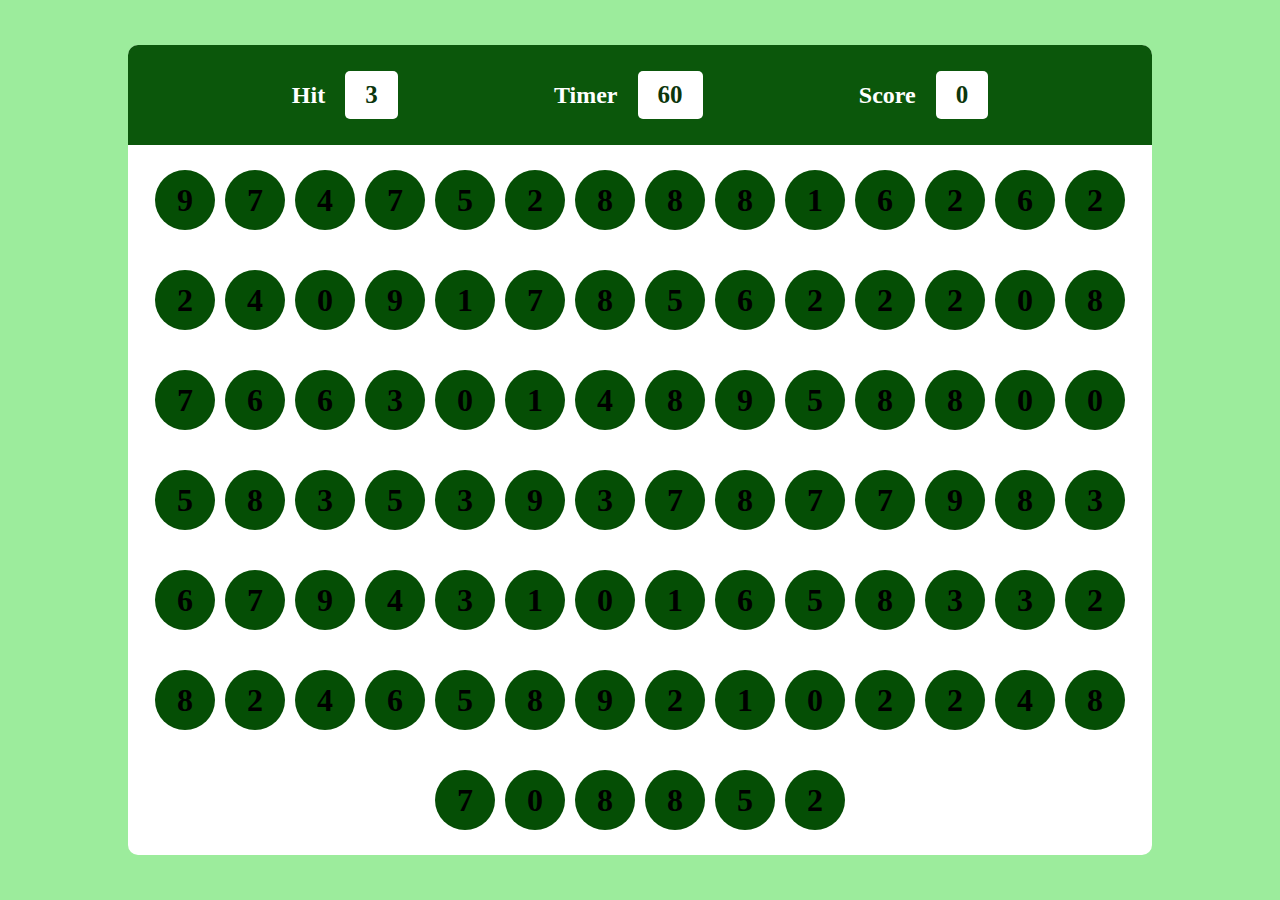
<file: Bubble game/index.html>
<!DOCTYPE html>
<html lang="en">

<head>
    <meta charset="UTF-8">
    <meta http-equiv="X-UA-Compatible" content="IE=edge">
    <meta name="viewport" content="width=device-width, initial-scale=1.0">
    <title>Document</title>
    <link rel="stylesheet" href="style.css">
</head>

<body>
    <div class="main">
        <div class="pannel">
            <div class="ptop">
                <div class="elem">
                    <h2>Hit
                    </h2>
                    <div id="hitval" class="box">5</div>
                </div>
                <div class="elem">
                    <h2>Timer
                    </h2>
                    <div id="timerval" class="box">60</div>
                </div>
                <div class="elem">
                    <h2>Score
                    </h2>
                    <div id="scoreval" class="box">0</div>
                </div>
            </div>
            <div id="pbtm">
                <div class="Bubble">5</div>
            </div>
        </div>
    </div>
    <script src="script.js"></script>

</body>

</html>
</file>
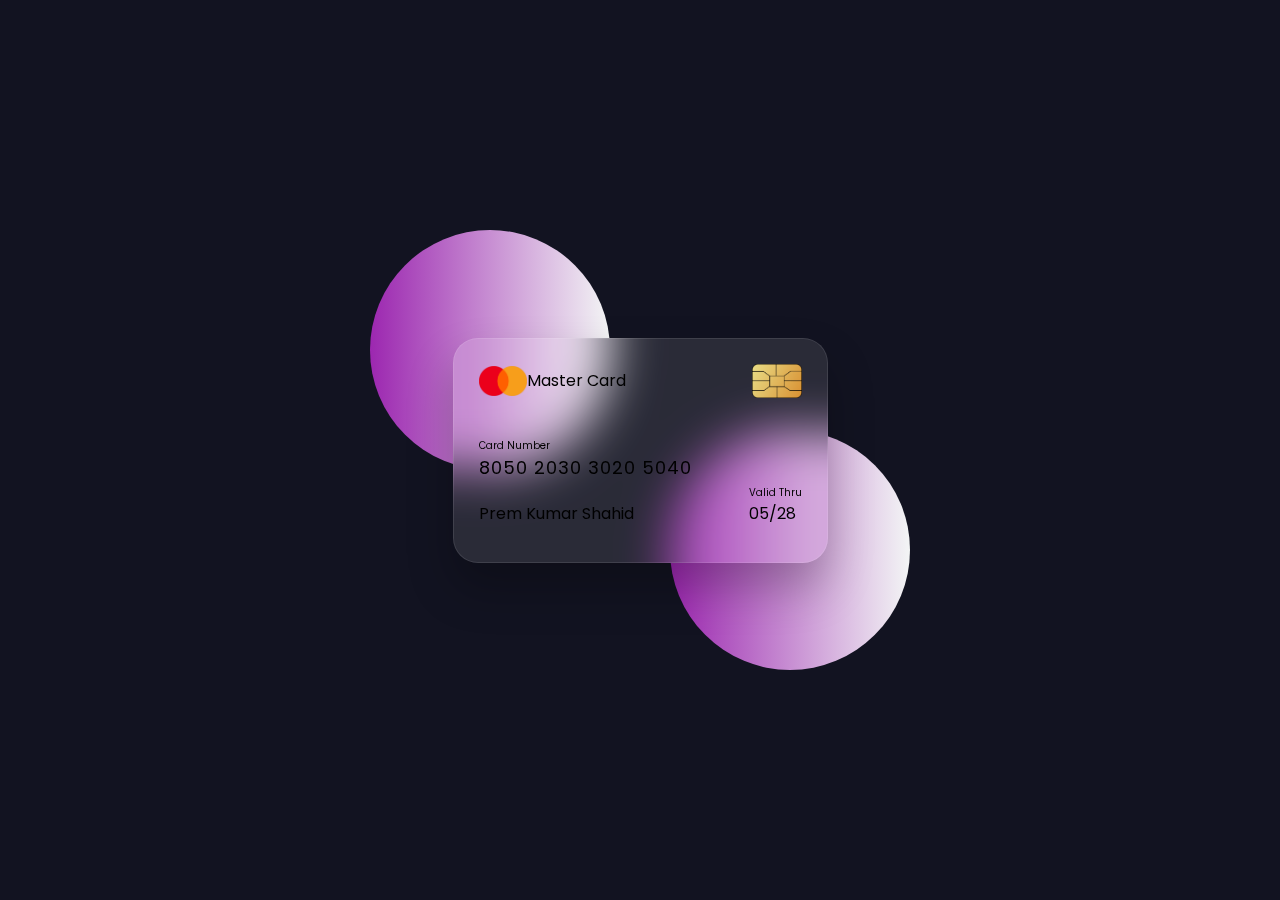
<file: Flipping Credit Card UI Design/index.html>
<!DOCTYPE html>
<!-- Coding by CodingLab | www.codinglabweb.com-->
<html lang="en">

<head>
  <meta charset="UTF-8" />
  <meta http-equiv="X-UA-Compatible" content="IE=edge" />
  <meta name="viewport" content="width=device-width, initial-scale=1.0" />
  <title>Flipping Card UI Design</title>
  <link rel="stylesheet" href="style.css" />
</head>

<body>
  <section>
    <div class="container">
      <div class="card front-face">
        <header><span class="logo">
            <img src="images/logo.png" alt="">
            <h5>Master Card</h5>
          </span>
          <img src="images/chip.png" class="chip" alt="">
        </header>

        <div class="card-details">
          <div class="name-number">
            <h6>Card Number</h6>
            <h5 class="number">8050 2030 3020 5040</h5>
            <h5 class="name">Prem Kumar Shahid</h5>
          </div>
          <div class="valid-date">
            <h6>Valid Thru</h6>
            <h5>05/28</h5>
          </div>

        </div>
      </div>
      <div class="card back-face">
        <h6>Lorem ipsum dolor sit amet, consectetur adipisicing elit. Aut blanditiis sint sequi earum officia
          perspiciatis.</h6>
        <span class="magnetic-strip"></span>
        <div class="signature"><i>005</i></div>
        <h5>Lorem ipsum dolor sit amet consect adipisicing elit. Temporibus excepturi esse quia doloribus quam nam
          volu.</h5>
      </div>
    </div>
  </section>
</body>

</html>
</file>
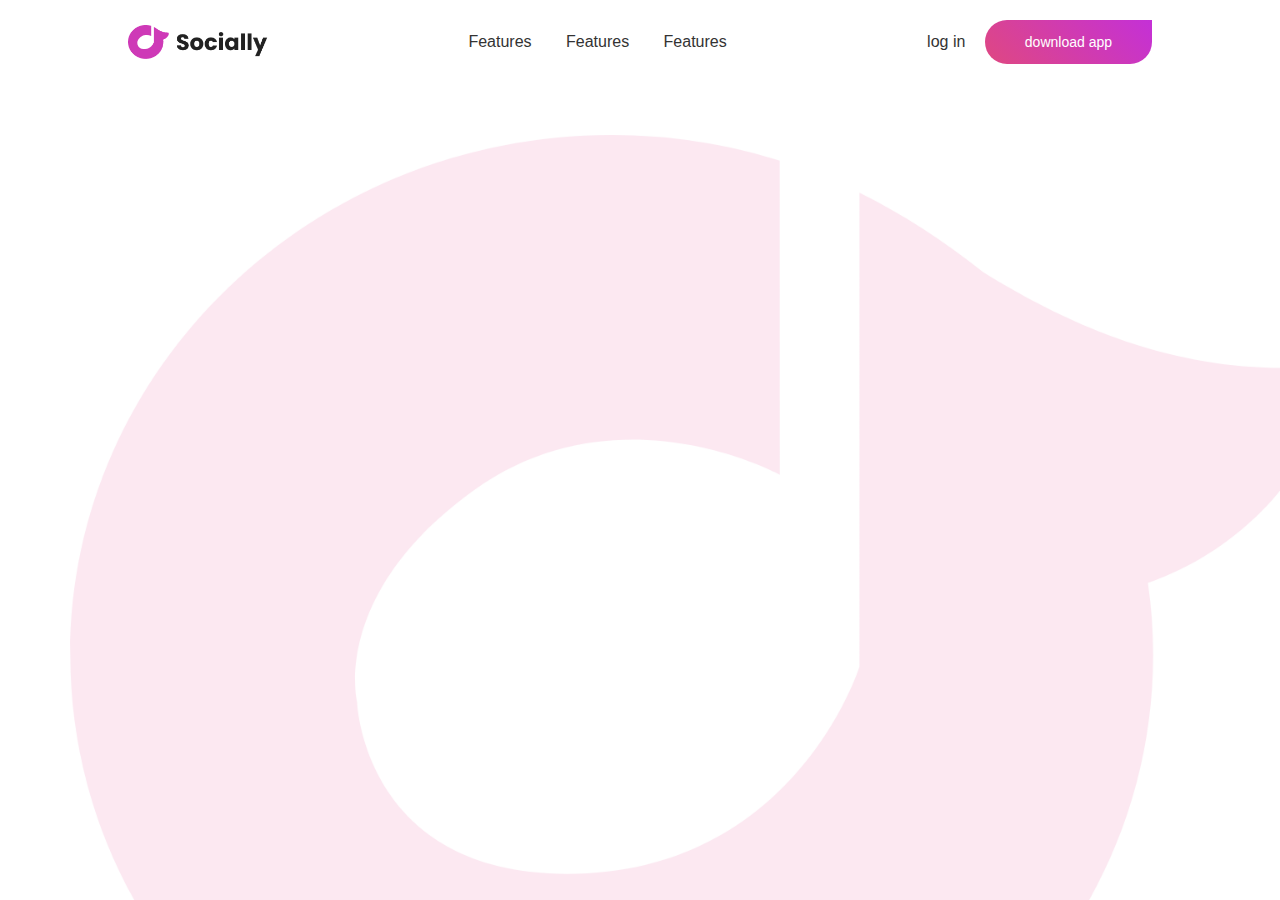
<file: Front UI html and css/index.html>
<!DOCTYPE html>
<html>
<head>
  <link rel="stylesheet" href="styles.css">
</head>
<body>
  <div class="hero">
    <nav>
      <img src="images/logo.png" class="logo">
      <ul>
        <li><a href="#">Features</a></li>
        <li><a href="#">Features</a></li>
        <li><a href="#">Features</a></li>
        </ul>
        <div>
          <a href="#" class="login-btn">log in</a>
          <a href="#" class="btn">download app</a>
        </div>
    </nav>
    <div class="content">
      <h1 class="anim">Make<br>New Friend</h1>
      <p class="anim">Socially is a new social media platform to make new friends online in the world. Now let's explore all it's amaging features.</p>
      <a href="#" class="btn anim">Join now</a>
    </div>
    <img src="images/pic.png" class="feature-img anim">
  </div>



</body>
</html>
</file>
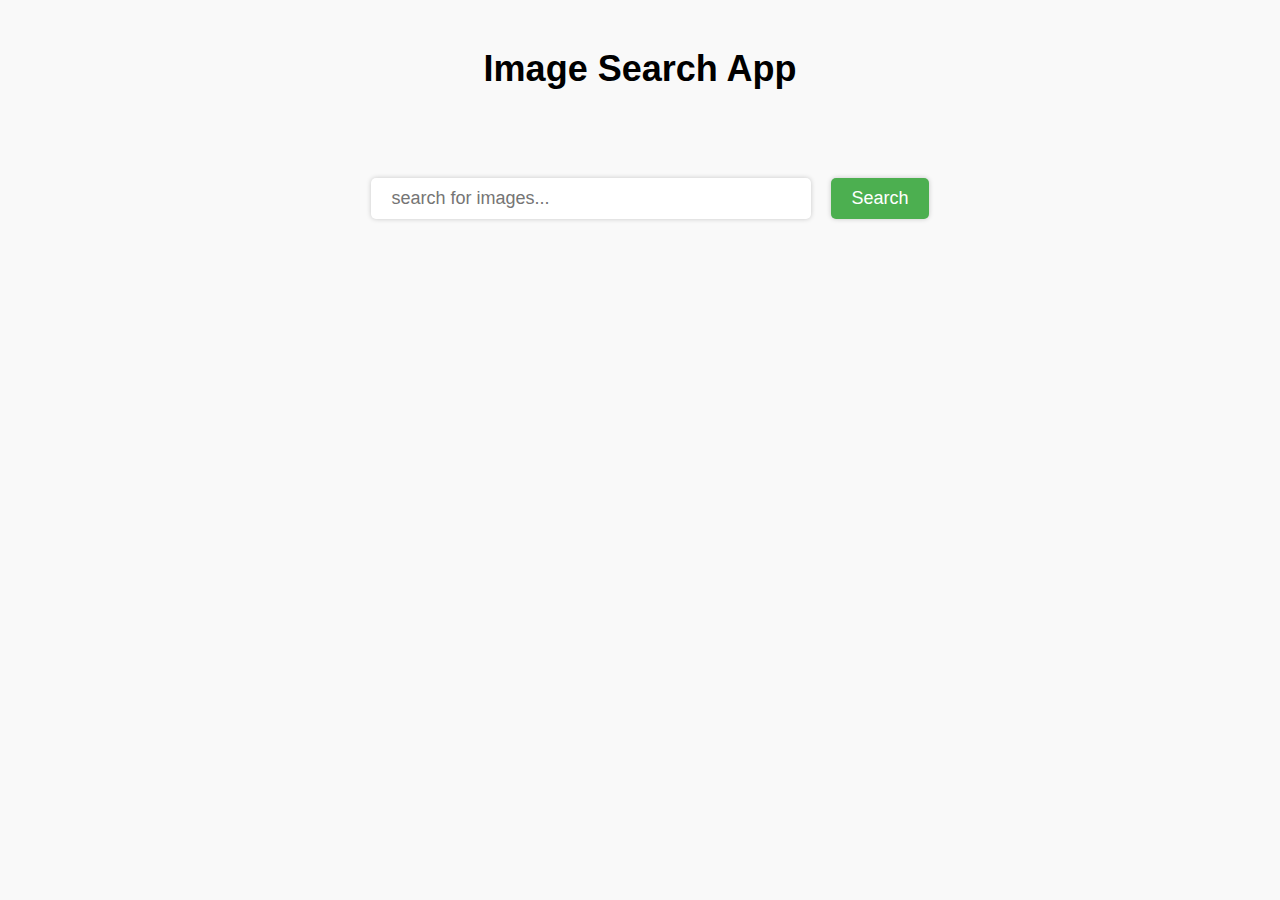
<file: image search app/index.html>
<!DOCTYPE html>
<html lang="en">

<head>
    <meta charset="UTF-8">
    <meta http-equiv="X-UA-Compatible" content="IE=edge">
    <meta name="viewport" content="width=device-width, initial-scale=1.0">
    <title>Image search App</title>
    <link rel="stylesheet" href="style.css">
</head>

<body>
    <h1>Image Search App</h1>
    <form action="">
        <input type="text" id="search-input" placeholder="search for images..." />
        <button id="search-button">Search</button>
    </form>
    <div class="search-results">
        <!-- <div class="search-result">
            <img src="https://plus.unsplash.com/premium_photo-1697537045318-3510d37ca3c6?auto=format&fit=crop&q=60&w=500&ixlib=rb-4.0.3&ixid=M3wxMjA3fDB8MHxlZGl0b3JpYWwtZmVlZHwxN3x8fGVufDB8fHx8fA%3D%3D"
                alt="image">
            <a href="https://unsplash.com/photos/a-table-topped-with-plates-of-food-and-bowls-of-soup-f0K_OLxdNcw"
                target="_blank" rel="noopener noreferrer">an image of vegetable fruits</a>
        </div>
        <div class="search-result">
            <img src="https://plus.unsplash.com/premium_photo-1697537045318-3510d37ca3c6?auto=format&fit=crop&q=60&w=500&ixlib=rb-4.0.3&ixid=M3wxMjA3fDB8MHxlZGl0b3JpYWwtZmVlZHwxN3x8fGVufDB8fHx8fA%3D%3D"
                alt="image">
            <a href="https://unsplash.com/photos/a-table-topped-with-plates-of-food-and-bowls-of-soup-f0K_OLxdNcw"
                target="_blank" rel="noopener noreferrer">an image of vegetable fruits</a>
        </div>
        <div class="search-result">
            <img src="https://plus.unsplash.com/premium_photo-1697537045318-3510d37ca3c6?auto=format&fit=crop&q=60&w=500&ixlib=rb-4.0.3&ixid=M3wxMjA3fDB8MHxlZGl0b3JpYWwtZmVlZHwxN3x8fGVufDB8fHx8fA%3D%3D"
                alt="image">
            <a href="https://unsplash.com/photos/a-table-topped-with-plates-of-food-and-bowls-of-soup-f0K_OLxdNcw"
                target="_blank" rel="noopener noreferrer">an image of vegetable fruits</a>
        </div> -->
    </div>
    <button id="show-more-button">Show more</button>
    <script src="index.js"></script>
</body>

</html>
</file>
<file: Bubble game/style.css>
*{
    margin: 0;
    padding: 0;
    font-family: "Gilroy";
    box-sizing: border-box;
}
html,body{
    width: 100%;
    height: 100%;
}
.main{
width: 100%;
height: 100%;
display: flex;
justify-content: center;
align-items: center;
background-color: rgb(156, 236, 156);
}
.pannel{
    overflow: hidden;
    width: 80%;
    height: 90%;
    background-color: #fff;
    border-radius: 10px;
}

.ptop{ 
    padding: 0 16%;
    justify-content: space-between;
    display: flex;
    color:#fff;
    align-items: center;
    width: 100%;
    height: 100px;
    background-color: rgb(11, 87, 11);
}
.elem{
    
    display: flex;
    align-items: center;
    gap: 20px;
    
}
.box{
   padding: 10px 20px;
   font-weight: 700;
   font-size: 25px;
   background-color: #fff;
   border-radius: 5px; 
   color: rgb(12, 54, 12);
}

#pbtm{
    display: flex;

    align-items: center;
    justify-content: center;
    font-size: 20px;
    font-weight: 600;
    gap: 10px;
    /* padding-top: 0px; */
    padding: 10px;
    width: 100%;
    height: calc(100% - 100px);
   flex-wrap: wrap;
   
}

.Bubble{
    display: flex;
    align-items: center;
    justify-content: center;
    font-weight: 600;
    font-size: 2rem;
    width: 60px;height: 60px;
    background-color: rgb(5, 78, 5);
    border-radius: 30px;
}
.Bubble:hover{
    cursor: pointer;
    background-color: rgb(4, 43, 30);
}
</file>
<file: Flipping Credit Card UI Design/style.css>
/* Import Google Font - Poppins */
@import url("https://fonts.googleapis.com/css2?family=Poppins:wght@300;400;500;600&display=swap");

* {
  margin: 0;
  padding: 0;
  box-sizing: border-box;
  font-family: "Poppins", sans-serif;
}

section {
  position: relative;
  min-height: 100vh;
  width: 100%;
  background-color: #121321;
  display: flex;
  align-items: center;
  justify-content: center;
}

section::before {
  content: "";
  position: absolute;
  height: 240px;
  width: 240px;
  border-radius: 50%;
  transform: translate(-150px, -100px);
  background: linear-gradient(90deg, #9c27b0, #f3f5f5);
}

section:after {
  content: "";
  position: absolute;
  height: 240px;
  width: 240px;
  border-radius: 50%;
  transform: translate(150px, 100px);
  background: linear-gradient(90deg, #9c27b0, #f3f5f5);
}

.container {
  position: relative;
  height: 225px;
  width: 375px;
  z-index: 100;
  transition: 0.6s;
  transform-style: preserve-3d;
}

.container:hover {
  transform: rotateY(180deg);
}

.container .card {
  position: absolute;
  height: 100%;
  width: 100%;
  padding: 25px;
  border-radius: 25px;
  backdrop-filter: blur(25px);
  background: rgba(255, 255, 255, 0.1);
  box-shadow: 0 25px 45px rgba(0, 0, 0, 0.25);
  border: 1px solid rgba(255, 255, 255, 0.1);
  backface-visibility: hidden;
}

.front-face header,
.front-face .logo {
  display: flex;
  align-items: center;
}

.front-face header {
  justify-content: space-between;
}

.front-face .logo img {
  width: 48px;
}

h5 {
  font-size: 16px;
  font-weight: 400;
}

.front-face .chip {
  width: 50px;
}

.front-face .card-details {
  display: flex;
  margin-top: 40px;
  align-items: flex-end;
  justify-content: space-between;
}

h6 {
  font-size: 10px;
  font-weight: 400;
}

h5.number {
  font-size: 18px;
  letter-spacing: 1px;
}

h5.name {
  margin-top: 20px;
}

.card.back-face {
  border: none;
  padding: 15px 25px 25px 25px;
  transform: rotateY(180deg);
}

.card.back-face h6 {
  font-size: 8px;
}

.card.back-face .magnetic-strip {
  position: absolute;
  top: 40px;
  left: 0;
  height: 45px;
  width: 100%;
  background: black;

}

.card.back-face .signature {
  display: flex;
  justify-content: flex-end;
  align-items: center;
  height: 40px;
  width: 85%;
  /* margin-top: 80px; */
  border-radius: 6px;
  margin-top: 50px;
  background-color: #fff;
  background: repeating-linear-gradient();
}

.signature i {
  color: #000;
  padding: 4px 6px;
  font-size: 12px;
  border-radius: 4px;
  background-color: #fff;
  margin-right: -30px;
  z-index: -1;
}

.card.back-face h5 {
  font-size: 8px;
  margin-top: 15px;
}
</file>
<file: Front UI html and css/styles.css>
*{
  margin: 0;
  padding: 0;
  box-sizing: border-box;
  font-family: 'Poppins', sans-serif;
}
.hero{
  width: 100%;
  min-height: 100vh;
  background-image: url(images/back-image.png);
  background-position: center;
  background-size: cover;
  padding: 10px 10%;
  overflow: hidden;
}
nav{
  padding: 10px 0;
  display: flex;
  align-items: center;
  justify-content: space-between;

}
.logo{
  width: 140px;
}
nav ul li{
  display: inline-block;
  list-style: none;
  margin: 10px 15px;
}
nav ul li a{
  text-decoration: none;
  color: #333;
  font-weight: 400;
}
.login-btn{
  text-decoration: none;
  color:#333;
  margin-right: 15px;
  font-weight: 400;
}
.btn{
  display: inline-block;
  text-decoration: none;
  padding: 14px 40px;
  color: #fff;
  background-image: linear-gradient(45deg,#df4881,#c430d7);
  font-size: 14px;
  border-radius: 30px;
  border-top-right-radius: 0;
  transition: 0.5s;
  position: relative;
}
.content{
  margin-top:10%;
  max-width: 600px;
}
.content h1{
  font-size: 70px;
  color: #222;
}
.content p{
  margin:10px 0 30px;
  color:#333;
  animation-delay: 0.5s;
}
.content .btn{
  padding: 15px 80px;
  font-size: 16px;
  animation-delay: 1s;
}
.btn:hover{
  border-top-right-radius: 30px;
}
.feature-img{
  width: 530px;
  position:absolute;
  bottom:0;
  right:10%;
  top: 10%;
}
.feature-img.anim{
    animation-delay: 1.5s;
}
.anim{
  opacity:0;
  transform: translateY(30px);
  animation:moveup 0.5s linear forwards;
}
@Keyframes moveup{
  100%{
    opacity: 1;
    transform: translateY(0px);
  }
}
</file>
<file: image search app/style.css>
body{
    background-color: #f9f9f9;
    font-family: Arial, Helvetica, sans-serif;
    line-height: 1.6;
    margin: 0;
}
h1{
    font-size: 36px;
    font-weight: bold;
    text-align: center;
    margin-top: 40px;
    margin-bottom: 60px;

}
form{
    display: flex;
    justify-content: center;
    align-items: center;
    margin-bottom: 60px;
}
#search-input{
    margin: 20px;
    width: 60%;
    max-width: 400px;
    padding: 10px 20px;
    border: none;
    box-shadow: 0 0 5px rgba(0,0,0,.2);
    border-radius: 5px;
    font-size: 18px;
    color: #333;
    outline: none;
}
#search-button{
    padding: 10px 20px;
    background-color: #4caf50;
    color: white;
    border: none;
    font-size: 18px;
    box-shadow: 0 0 5px rgba(0,0,0,.2);
    cursor: pointer;
    border-radius: 5px;
}

#search-button:hover{
    background-color: #3e8e41;
}

.search-results{
    display: flex;
    flex-wrap: wrap;
    justify-content: space-between;
    max-width: 1200px;
    margin: 0 auto;
    padding: 15px;
}
.search-result{
    margin-bottom: 60px;
    width: 30%;
    border-radius: 5px;
    box-shadow: 0 0 5px rgba(0, 0, 0,.2);
    overflow: hidden;
}
.search-result:hover img{
    transform: scale(1.05);
}

.search-result img{
    width: 100%;
    height: 200px;
    object-fit: cover;
    transition: transform .3s ease-in-out;
}
.search-result a{
    padding: 1px;
    display: block;
    color: #333;
    text-decoration: none;
    transition: background-color .3s ease-in-out;
}
 .search-result:hover a{
    background-color: rgba(0,0,0,.1);
 }
 #show-more-button{
    background-color: #008cba;
    border: none;
    border-radius: 5px;
    font-weight: bold;
    color: whitesmoke;
    padding: 10px 20px;
    display: block;
    margin: 40px auto;
    text-align: center;
    cursor: pointer;
    transition: background-color 0.3s ease-in-out;
    display: none;
    
 }

 #show-more-button:hover{
    background-color: #0077b5;
 }
 @media  screen and (max-width:768px) {
    .search-result{
        width: 45%;
    }
 }
 @media screen and (max-width:480px) {
    .search-result{
        width: 100%;
    }
    form{
        flex-direction: column;
    }
    #search-input{
        margin-bottom: 20px;

    }
    
 }
</file>
